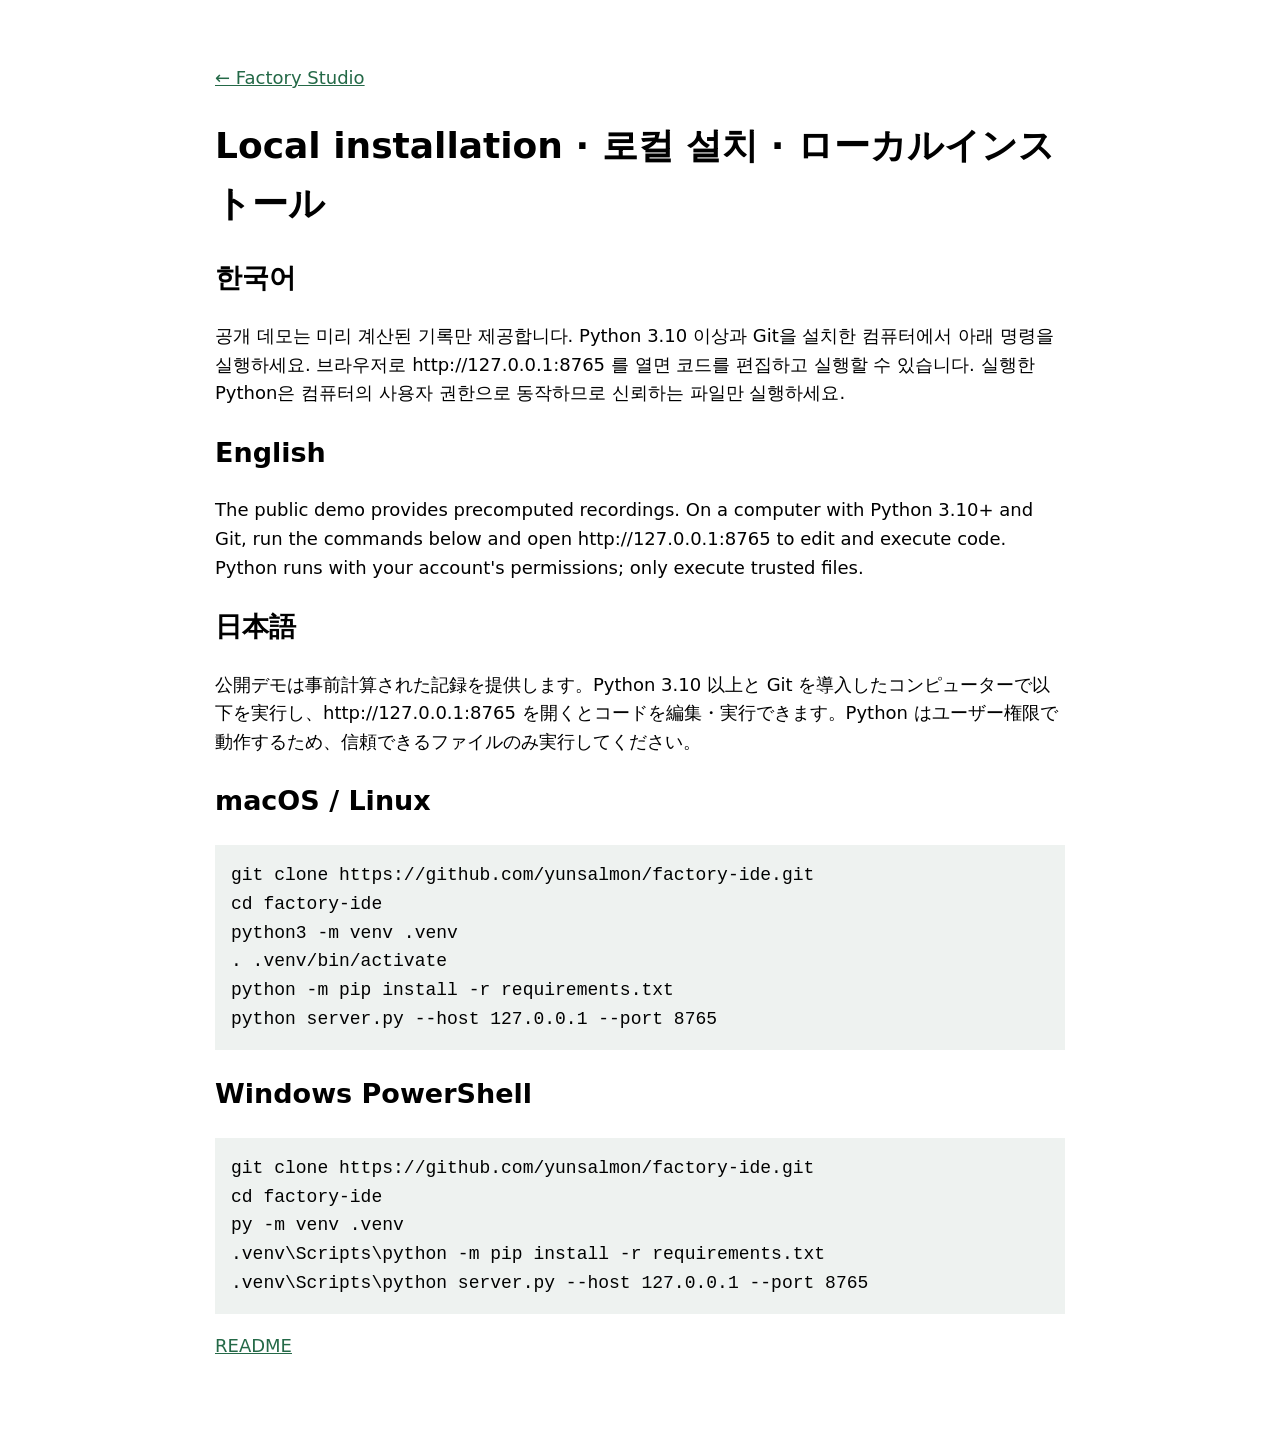
<file: deploy/install.html>
<!doctype html><html lang="en"><meta charset="utf-8"><meta name="viewport" content="width=device-width"><title>Factory Studio · Local installation</title><style>body{font:18px/1.6 system-ui;max-width:850px;margin:3rem auto;padding:1rem}pre{overflow:auto;padding:1rem;background:#eef2f0}a{color:#246947}</style><a href="/">← Factory Studio</a><h1>Local installation · 로컬 설치 · ローカルインストール</h1>
<section lang="ko"><h2>한국어</h2><p>공개 데모는 미리 계산된 기록만 제공합니다. Python 3.10 이상과 Git을 설치한 컴퓨터에서 아래 명령을 실행하세요. 브라우저로 http://127.0.0.1:8765 를 열면 코드를 편집하고 실행할 수 있습니다. 실행한 Python은 컴퓨터의 사용자 권한으로 동작하므로 신뢰하는 파일만 실행하세요.</p></section>
<section lang="en"><h2>English</h2><p>The public demo provides precomputed recordings. On a computer with Python 3.10+ and Git, run the commands below and open http://127.0.0.1:8765 to edit and execute code. Python runs with your account's permissions; only execute trusted files.</p></section>
<section lang="ja"><h2>日本語</h2><p>公開デモは事前計算された記録を提供します。Python 3.10 以上と Git を導入したコンピューターで以下を実行し、http://127.0.0.1:8765 を開くとコードを編集・実行できます。Python はユーザー権限で動作するため、信頼できるファイルのみ実行してください。</p></section>
<h2>macOS / Linux</h2><pre>git clone https://github.com/yunsalmon/factory-ide.git
cd factory-ide
python3 -m venv .venv
. .venv/bin/activate
python -m pip install -r requirements.txt
python server.py --host 127.0.0.1 --port 8765</pre><h2>Windows PowerShell</h2><pre>git clone https://github.com/yunsalmon/factory-ide.git
cd factory-ide
py -m venv .venv
.venv\Scripts\python -m pip install -r requirements.txt
.venv\Scripts\python server.py --host 127.0.0.1 --port 8765</pre><p><a href="https://github.com/yunsalmon/factory-ide#readme">README</a></p></html>
</file>
